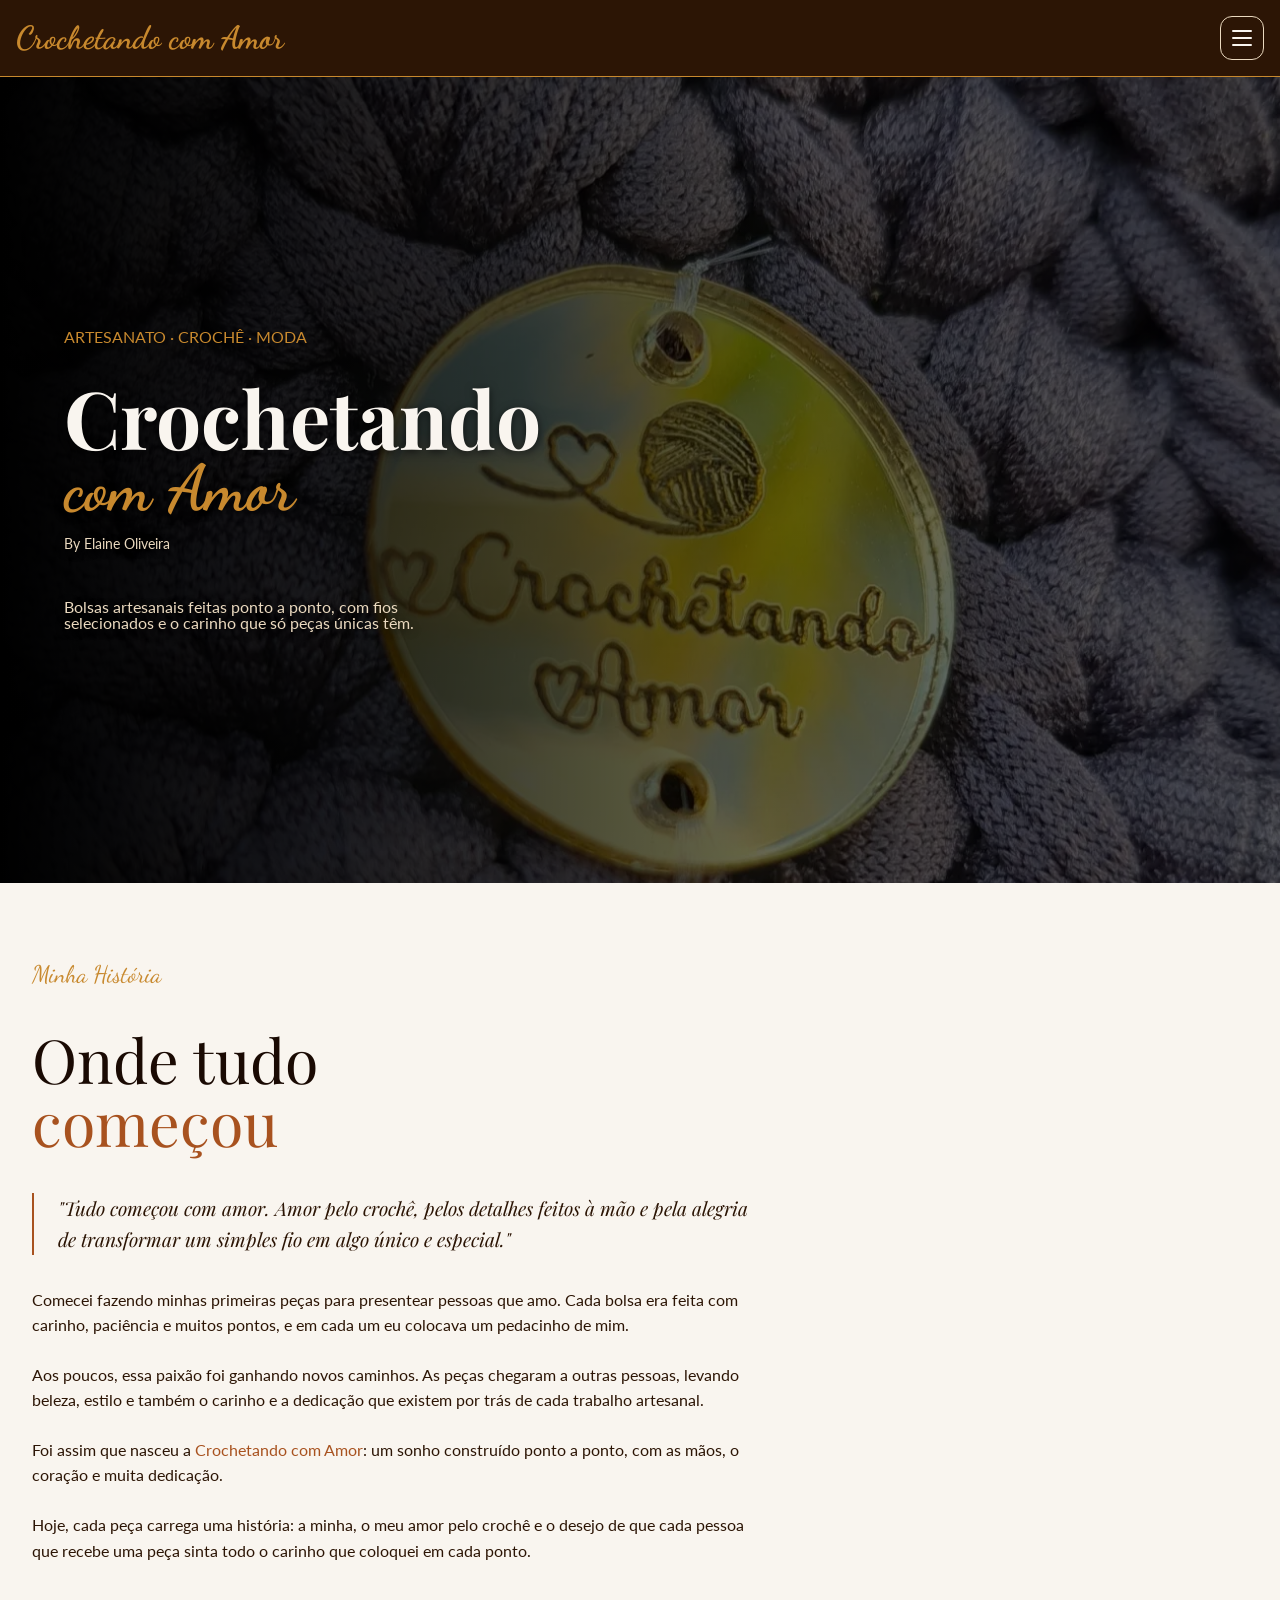
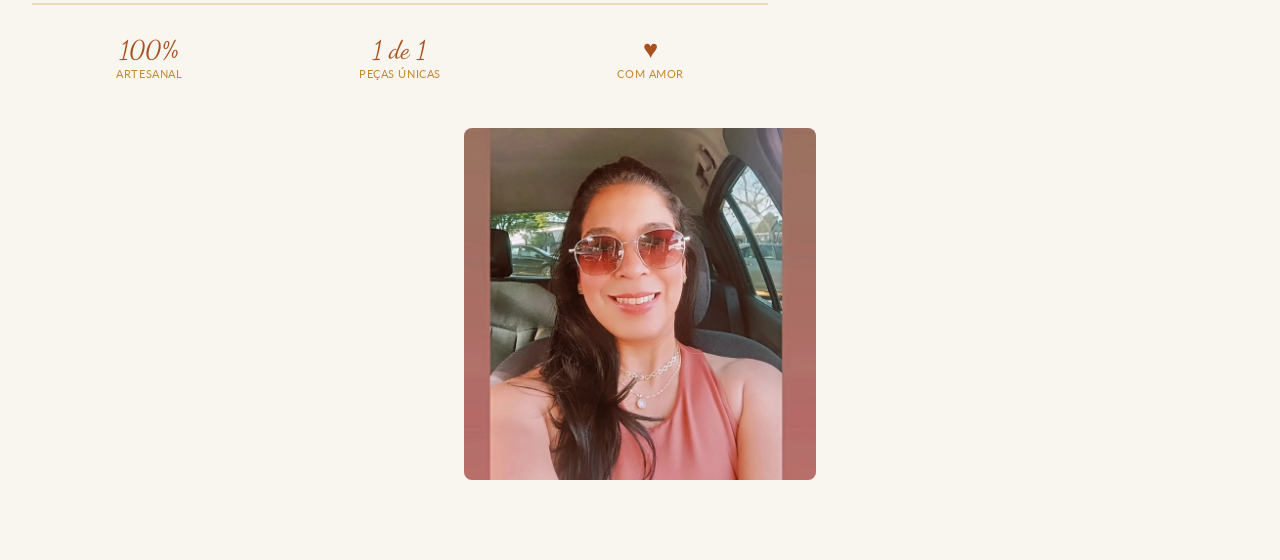
<file: index.html>
<!doctype html>
<html lang="pt-BR">
  <head>
    <meta charset="UTF-8" />
    <meta name="viewport" content="width=device-width, initial-scale=1.0" />
    <title>Crochetando com Amor</title>
    <meta
      name="description"
      content="Bolsas artesanais de crochê feitas à mão por Elaine Oliveira, com peças únicas e muito carinho em cada ponto."
    />
    <link rel="icon" type="image/webp" href="imagens/SimboloHero.webp" />
    <link rel="preconnect" href="https://fonts.googleapis.com" />
    <link rel="preconnect" href="https://fonts.gstatic.com" crossorigin />
    <link
      href="https://fonts.googleapis.com/css2?family=Dancing+Script:wght@400..700&family=Inter:ital,opsz,wght@0,14..32,100..900;1,14..32,100..900&family=Lato:wght@400;700&family=Playfair+Display:ital,wght@0,400..900;1,400..900&family=Poppins:wght@300;400;500;700&display=swap"
      rel="stylesheet"
    />
    <link rel="stylesheet" href="reset.css" />
    <link rel="stylesheet" href="styles.css" />
  </head>
  <body>
    <header class="cabeçalho">
      <div class="cabeçalho__topo">
        <p class="cabeçalho__titulo">Crochetando com Amor</p>

        <details class="cabeçalho__menu">
          <summary class="cabeçalho__menu__toggle" aria-label="Abrir menu">
            <span></span>
          </summary>

          <nav class="cabeçalho__navegação" aria-label="Navegação principal">
            <ul class="cabeçalho__navegação__lista">
              <li class="cabeçalho__navegação__lista__item">
                <a href="#banner" class="cabeçalho__navegação__lista__item__link"
                  >Início</a
                >
              </li>
              <li class="cabeçalho__navegação__lista__item">
                <a href="#sobre" class="cabeçalho__navegação__lista__item__link"
                  >Sobre</a
                >
              </li>
              <li class="cabeçalho__navegação__lista__item">
                <a href="#" class="cabeçalho__navegação__lista__item__link"
                  >Bolsas</a
                >
              </li>
              <li class="cabeçalho__navegação__lista__item">
                <a href="#" class="cabeçalho__navegação__lista__item__link"
                  >Coleções</a
                >
              </li>
              <li class="cabeçalho__navegação__lista__item">
                <a href="#" class="cabeçalho__navegação__lista__item__link"
                  >Clientes</a
                >
              </li>
              <li class="cabeçalho__navegação__lista__item">
                <a href="#" class="cabeçalho__navegação__lista__item__link"
                  >Dúvidas</a
                >
              </li>
              <li class="cabeçalho__navegação__lista__item">
                <a href="#" class="cabeçalho__navegação__lista__item__link"
                  >Contato</a
                >
              </li>
            </ul>
            <a
              class="botao botao--primario"
              href="https://wa.me/5511999999999?text=Ol%C3%A1%2C%20gostaria%20de%20mais%20informa%C3%A7%C3%B5es!"
              target="_blank"
              rel="noopener noreferrer"
              aria-label="Encomendar pelo WhatsApp (abre em nova aba)"
            >
              Encomendar
            </a>
          </nav>
          </div>
        </details>
    </header>
    <main>
      <section class="banner" id="banner">
        <p class="banner__caracteristicas">Artesanato · Crochê · Moda</p>
        <h1 class="banner__titulo">
          Crochetando
          <span class="banner__titulo__destaque">com Amor</span>
        </h1>
        <p class="banner__titular">By Elaine Oliveira</p>
        <p class="banner__descrição">
          Bolsas artesanais feitas ponto a ponto, com fios selecionados e o
          carinho que só peças únicas têm.
        </p>
      </section>
      <section class="sobre" id="sobre">
        <div class="sobre__conteudo">
          <p class="sobre__titulo__secundario">Minha História</p>
          <h2 class="sobre__titulo">
            Onde tudo <span class="sobre__titulo__destaque">começou</span>
          </h2>
          <p class="sobre__descrição">
            "Tudo começou com amor. Amor pelo crochê, pelos detalhes feitos à
            mão e pela alegria de transformar um simples fio em algo único e
            especial."
          </p>
          <p class="sobre__descrição__secundario">
            Comecei fazendo minhas primeiras peças para presentear pessoas que
            amo. Cada bolsa era feita com carinho, paciência e muitos pontos, e
            em cada um eu colocava um pedacinho de mim.
          </p>
          <p class="sobre__descrição__secundario">
            Aos poucos, essa paixão foi ganhando novos caminhos. As peças
            chegaram a outras pessoas, levando beleza, estilo e também o carinho
            e a dedicação que existem por trás de cada trabalho artesanal.
          </p>
          <p class="sobre__descrição__secundario">
            Foi assim que nasceu a
            <span class="sobre__titulo__destaque__secundario"
              >Crochetando com Amor</span
            >: um sonho construído ponto a ponto, com as mãos, o coração e muita
            dedicação.
          </p>
          <p class="sobre__descrição__secundario">
            Hoje, cada peça carrega uma história: a minha, o meu amor pelo
            crochê e o desejo de que cada pessoa que recebe uma peça sinta todo
            o carinho que coloquei em cada ponto.
          </p>
          <div class="sobre__indicadores">
            <div class="sobre__indicador">
              <strong class="sobre__indicador__valor">100%</strong>
              <span class="sobre__indicador__legenda">Artesanal</span>
            </div>
            <div class="sobre__indicador">
              <strong class="sobre__indicador__valor">1 de 1</strong>
              <span class="sobre__indicador__legenda">Peças únicas</span>
            </div>
            <div class="sobre__indicador">
              <strong class="sobre__indicador__valor" aria-hidden="true"
                >♥</strong
              >
              <span class="sobre__indicador__legenda">Com amor</span>
            </div>
          </div>
        </div>
        <div class="sobre__imagem">
          <img
            src="imagens/sobre_nos_imagem.webp"
            alt="Elaine Oliveira, fundadora da Crochetando com Amor"
          />
        </div>
      </section>
    </main>
  </body>
</html>
</file>
<file: styles.css>
@import url("styles/header.css");
@import url("styles/banner.css");
@import url("styles/sobre.css");

:root {
  --font-family-primary: "Lato", sans-serif;
  --font-family-secondary: "Playfair Display", serif;
  --font-family-tertiary: "Dancing Script", cursive;
  --background-color: #2c1505;
  --background-color-secondary: #f9f5ef;
  --background-color-tertiary: #a8521f;
  --text-primary-color: #f9f5ef;
  --text-secondary-color: #c8892e;
  --text-tertiary-color: #ead9bf;
  --text-quaternary-color: #1a0a03;
  --largura-texto: 46rem;
}

html {
  scroll-behavior: smooth;
  scroll-padding-top: 5rem;
}

* {
  box-sizing: border-box;
}

body {
  margin: 0;
  font-family: var(--font-family-primary);
  background-color: var(--background-color-secondary);
  color: var(--text-quaternary-color);
}
</file>
